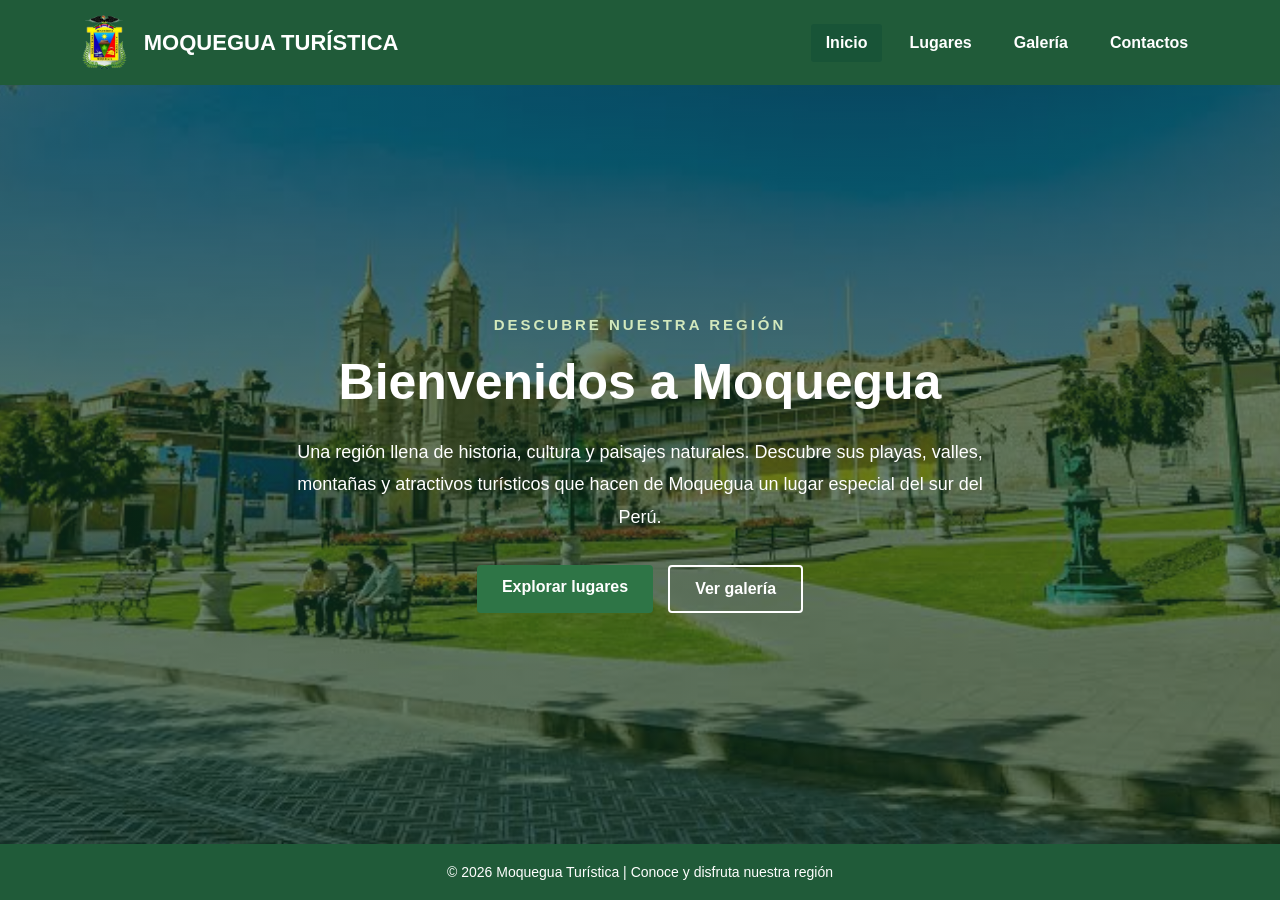
<file: index.html>
<!DOCTYPE html>
<html lang="es">
<head>
    <meta charset="UTF-8">
    <meta name="viewport" content="width=device-width, initial-scale=1.0">
    <title>Moquegua Turística</title>
    <link rel="stylesheet" href="style.css">
</head>
<body class="pagina-inicio">

    <header class="encabezado">
        <div class="marca">
            <img src="Imagenes/logoactualizado.png" alt="Logotipo de Mariscal Nieto">
            <a href="index.html">MOQUEGUA TURÍSTICA</a>
        </div>

        <nav class="menu">
            <a href="index.html" class="activo">Inicio</a>
            <a href="lugares.html">Lugares</a>
            <a href="galeria.html">Galería</a>
            <a href="contactos.html">Contactos</a>
        </nav>
    </header>

    <main class="inicio-contenido">
        <section class="presentacion">
            <p class="subtitulo">DESCUBRE NUESTRA REGIÓN</p>
            <h1>Bienvenidos a Moquegua</h1>

            <p class="descripcion-inicio">
                Una región llena de historia, cultura y paisajes naturales.
                Descubre sus playas, valles, montañas y atractivos turísticos
                que hacen de Moquegua un lugar especial del sur del Perú.
            </p>

            <div class="botones-inicio">
                <a href="lugares.html" class="boton-principal">Explorar lugares</a>
                <a href="galeria.html" class="boton-secundario">Ver galería</a>
            </div>
        </section>
    </main>

    <footer class="pie-inicio">
        <p>© 2026 Moquegua Turística | Conoce y disfruta nuestra región</p>
    </footer>

</body>
</html>
</file>
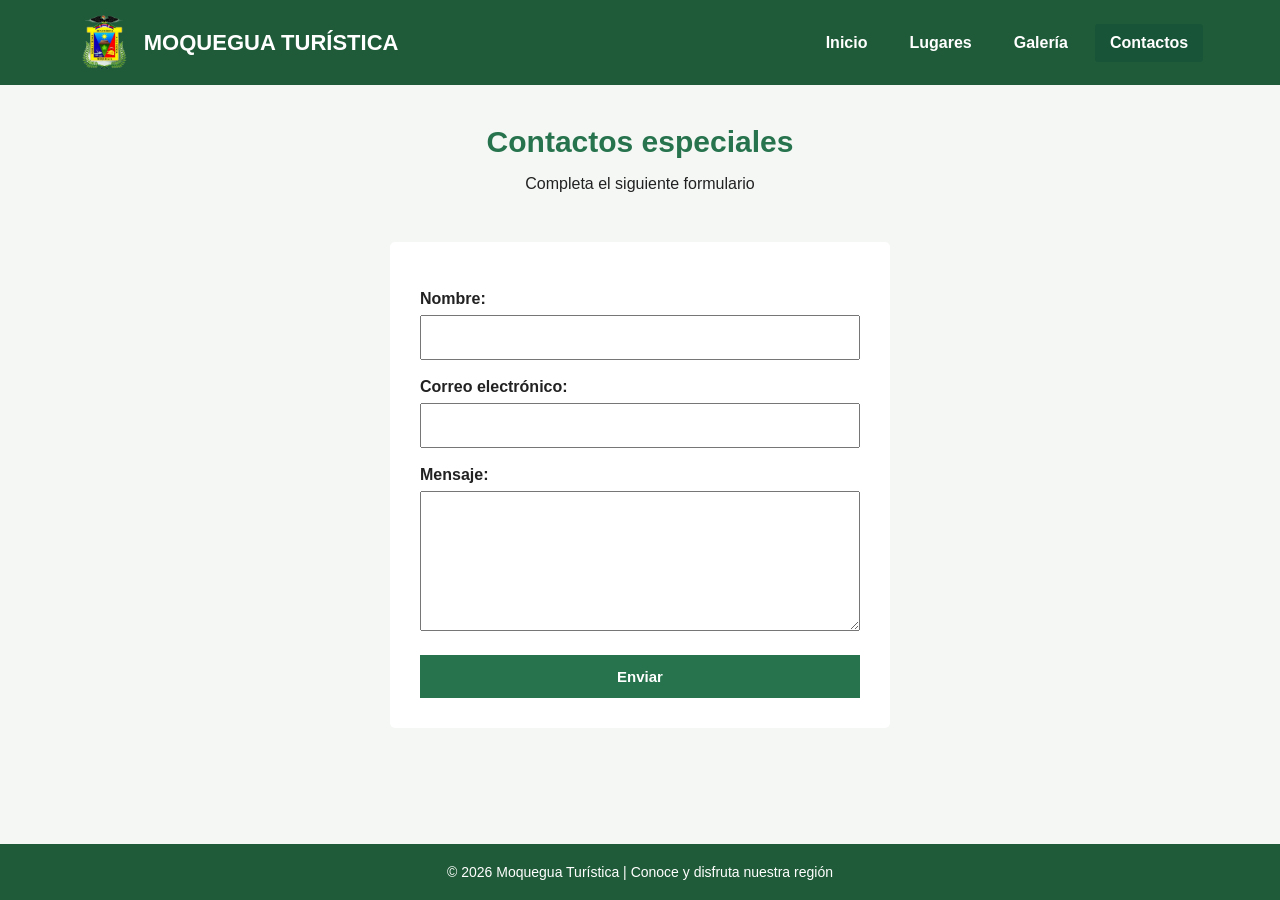
<file: contactos.html>
<!DOCTYPE html>
<html lang="es">

<head>
    <meta charset="UTF-8">
    <meta name="viewport" content="width=device-width, initial-scale=1.0">
    <title>Contáctanos</title>
    <link rel="stylesheet" href="style5.css">
</head>

<body>

    <header class="encabezado">
        <div class="marca">
            <img src="Imagenes/logoactualizado.png" alt="Logotipo de Mariscal Nieto">
            <a href="index.html">MOQUEGUA TURÍSTICA</a>
        </div>

        <nav class="menu">
            <a href="index.html">Inicio</a>
            <a href="lugares.html">Lugares</a>
            <a href="galeria.html">Galería</a>
            <a href="contactos.html" class="activo">Contactos</a>
        </nav>
    </header>

    <main class="contenido-contactos">

        <section class="introduccion-contactos">
            <h1>Contactos especiales</h1>
            <p>Completa el siguiente formulario</p>
        </section>

        <form id="formulario">

            <label>Nombre:</label>
            <input type="text" id="nombre">

            <label>Correo electrónico:</label>
            <input type="email" id="correo">

            <label>Mensaje:</label>
            <textarea id="mensaje"></textarea>

            <button type="submit">Enviar</button>

        </form>

        <p id="respuesta"></p>

    </main>

    <script src="contactos.js"></script>

    <footer class="pie-inicio">
        <p>© 2026 Moquegua Turística | Conoce y disfruta nuestra región</p>
    </footer>

</body>
</html>
</file>
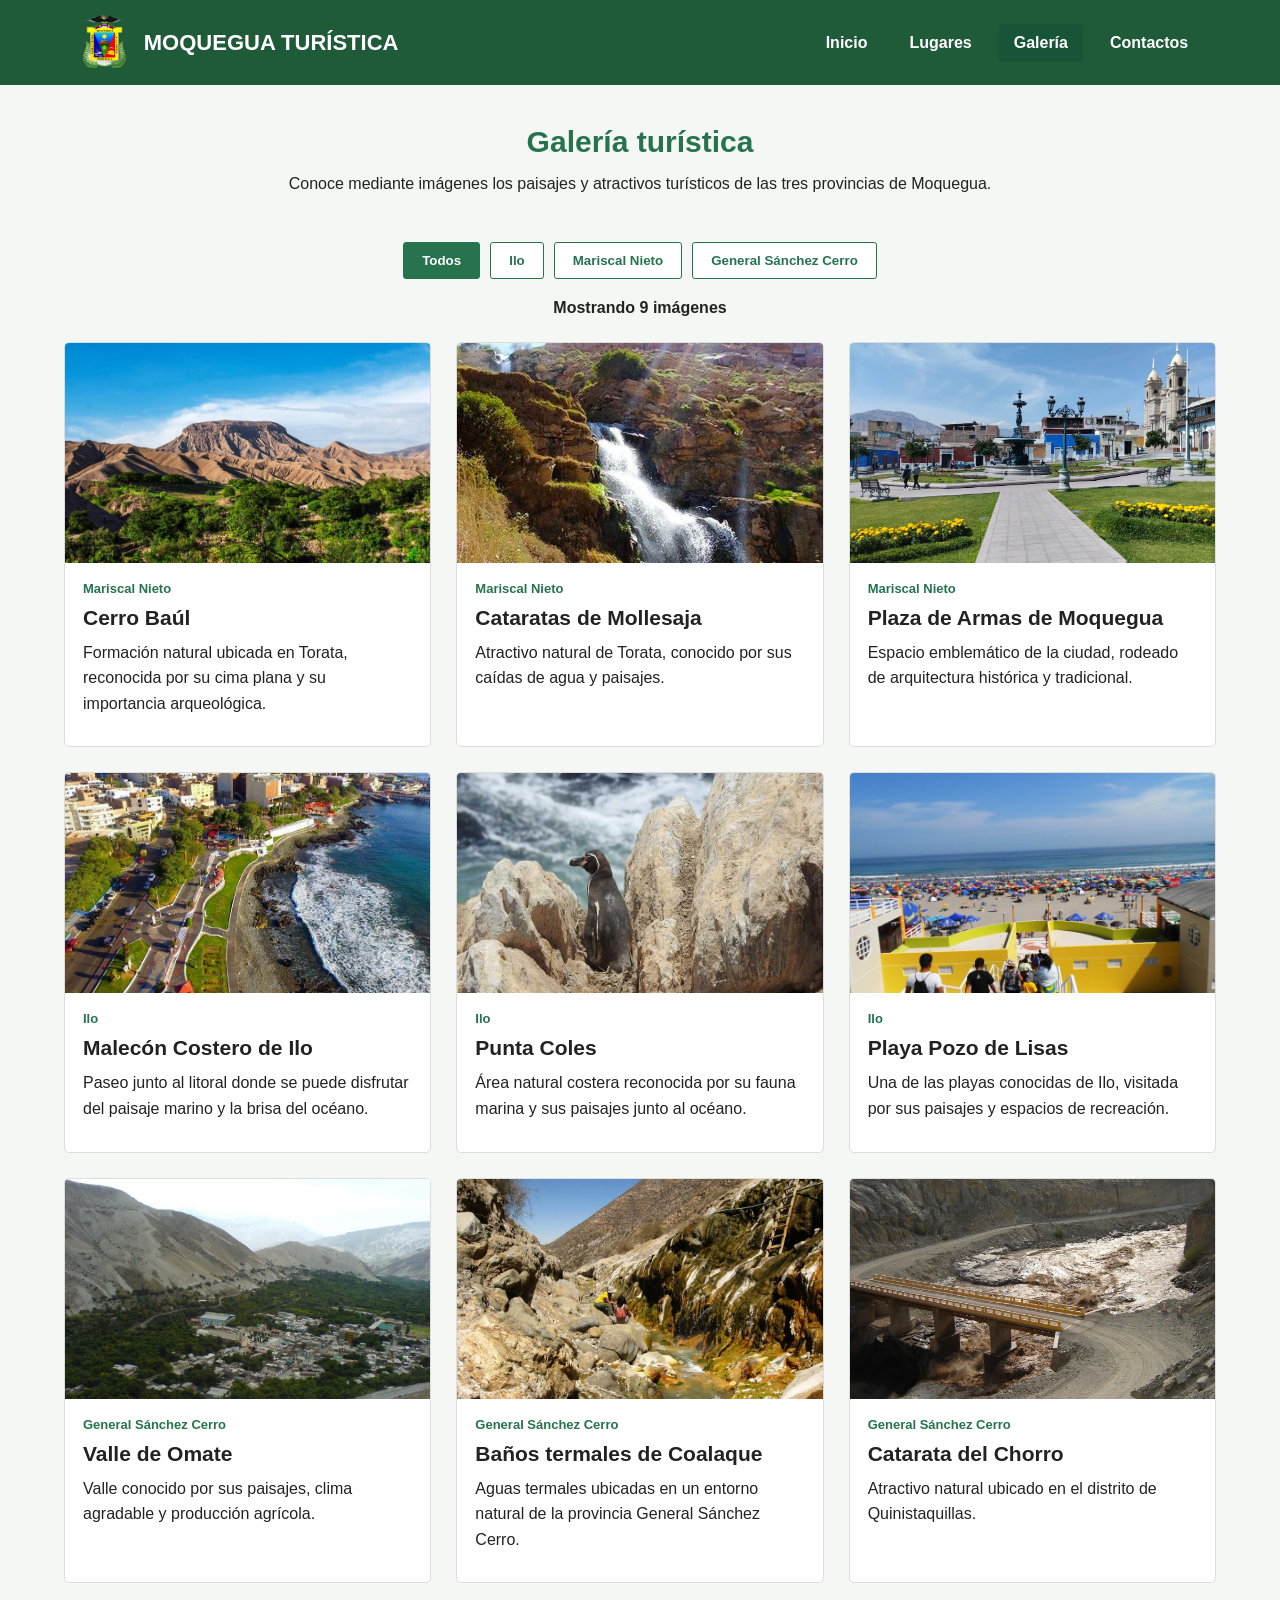
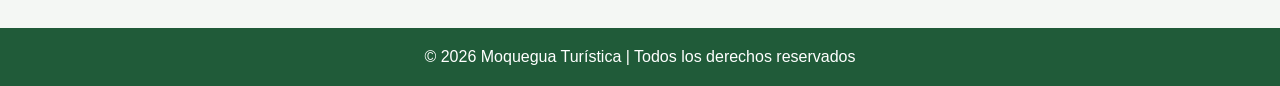
<file: galeria.html>
<!DOCTYPE html>
<html lang="es">
<head>
    <meta charset="UTF-8">
    <meta name="viewport" content="width=device-width, initial-scale=1.0">
    <title>Galería | Moquegua Turística</title>
    <link rel="stylesheet" href="style3.css">
    <script src="galeria.js" defer></script>
</head>
<body>

<header class="encabezado">
    <div class="marca">
        <img src="Imagenes/logoactualizado.png" alt="Logotipo de Mariscal Nieto">
        <a href="index.html">MOQUEGUA TURÍSTICA</a>
    </div>

    <nav class="menu">
        <a href="index.html">Inicio</a>
        <a href="lugares.html">Lugares</a>
        <a href="galeria.html" class="activo">Galería</a>
        <a href="contactos.html">Contactos</a>

    </nav>
</header>
    <main class="contenido-principal">

        <section class="introduccion">
            <h1>Galería turística</h1>
            <p>
                Conoce mediante imágenes los paisajes y atractivos
                turísticos de las tres provincias de Moquegua.
            </p>
        </section>

        <section class="filtros">
            <button class="filtro seleccionado" data-filtro="todos">Todos</button>
            <button class="filtro" data-filtro="ilo">Ilo</button>
            <button class="filtro" data-filtro="mariscal">Mariscal Nieto</button>
            <button class="filtro" data-filtro="sanchez">General Sánchez Cerro</button>
        </section>

        <p class="contador" id="contador-galeria">Mostrando 9 imágenes</p>

        <section class="tarjetas">

            <!-- MARISCAL NIETO -->

            <article class="tarjeta" data-provincia="mariscal">
                <img src="Imagenes/cerrobaul.jpg" alt="Cerro Baúl">
                <div class="informacion">
                    <span class="provincia">Mariscal Nieto</span>
                    <h2>Cerro Baúl</h2>
                    <p>
                        Formación natural ubicada en Torata, reconocida
                        por su cima plana y su importancia arqueológica.
                    </p>
                </div>
            </article>

            <article class="tarjeta" data-provincia="mariscal">
                <img src="Imagenes/cataratasdemollesaja.jpg" alt="Cataratas de Mollesaja">
                <div class="informacion">
                    <span class="provincia">Mariscal Nieto</span>
                    <h2>Cataratas de Mollesaja</h2>
                    <p>
                        Atractivo natural de Torata, conocido por sus
                        caídas de agua y paisajes.
                    </p>
                </div>
            </article>

            <article class="tarjeta" data-provincia="mariscal">
                <img src="Imagenes/plazadearmasmoquegua.jpg" alt="Plaza de Armas de Moquegua">
                <div class="informacion">
                    <span class="provincia">Mariscal Nieto</span>
                    <h2>Plaza de Armas de Moquegua</h2>
                    <p>
                        Espacio emblemático de la ciudad, rodeado de
                        arquitectura histórica y tradicional.
                    </p>
                </div>
            </article>

            <!-- ILO -->

            <article class="tarjeta" data-provincia="ilo">
                <img src="Imagenes/maleconcosterodeilo.jpg" alt="Malecón Costero de Ilo">
                <div class="informacion">
                    <span class="provincia">Ilo</span>
                    <h2>Malecón Costero de Ilo</h2>
                    <p>
                        Paseo junto al litoral donde se puede disfrutar
                        del paisaje marino y la brisa del océano.
                    </p>
                </div>
            </article>

            <article class="tarjeta" data-provincia="ilo">
                <img src="Imagenes/puntacoles.jpg" alt="Punta Coles">
                <div class="informacion">
                    <span class="provincia">Ilo</span>
                    <h2>Punta Coles</h2>
                    <p>
                        Área natural costera reconocida por su fauna
                        marina y sus paisajes junto al océano.
                    </p>
                </div>
            </article>

            <article class="tarjeta" data-provincia="ilo">
                <img src="Imagenes/playaposodelisas.jpg" alt="Playa Pozo de Lisas">
                <div class="informacion">
                    <span class="provincia">Ilo</span>
                    <h2>Playa Pozo de Lisas</h2>
                    <p>
                        Una de las playas conocidas de Ilo, visitada
                        por sus paisajes y espacios de recreación.
                    </p>
                </div>
            </article>

            <!-- GENERAL SÁNCHEZ CERRO -->

            <article class="tarjeta" data-provincia="sanchez">
                <img src="Imagenes/valledeomate.jpg" alt="Valle de Omate">
                <div class="informacion">
                    <span class="provincia">General Sánchez Cerro</span>
                    <h2>Valle de Omate</h2>
                    <p>
                        Valle conocido por sus paisajes, clima agradable
                        y producción agrícola.
                    </p>
                </div>
            </article>

            <article class="tarjeta" data-provincia="sanchez">
                <img src="Imagenes/bañostermalesdecoalaque.jpg" alt="Baños termales de Coalaque">
                <div class="informacion">
                    <span class="provincia">General Sánchez Cerro</span>
                    <h2>Baños termales de Coalaque</h2>
                    <p>
                        Aguas termales ubicadas en un entorno natural
                        de la provincia General Sánchez Cerro.
                    </p>
                </div>
            </article>

            <article class="tarjeta" data-provincia="sanchez">
                <img src="Imagenes/cataratadelchorro.jpg" alt="Catarata del Chorro">
                <div class="informacion">
                    <span class="provincia">General Sánchez Cerro</span>
                    <h2>Catarata del Chorro</h2>
                    <p>
                        Atractivo natural ubicado en el distrito
                        de Quinistaquillas.
                    </p>
                </div>
            </article>

        </section>
    </main>

    <footer class="pie-pagina">
        <p>© 2026 Moquegua Turística | Todos los derechos reservados</p>
    </footer>

</body>
</html>
</file>
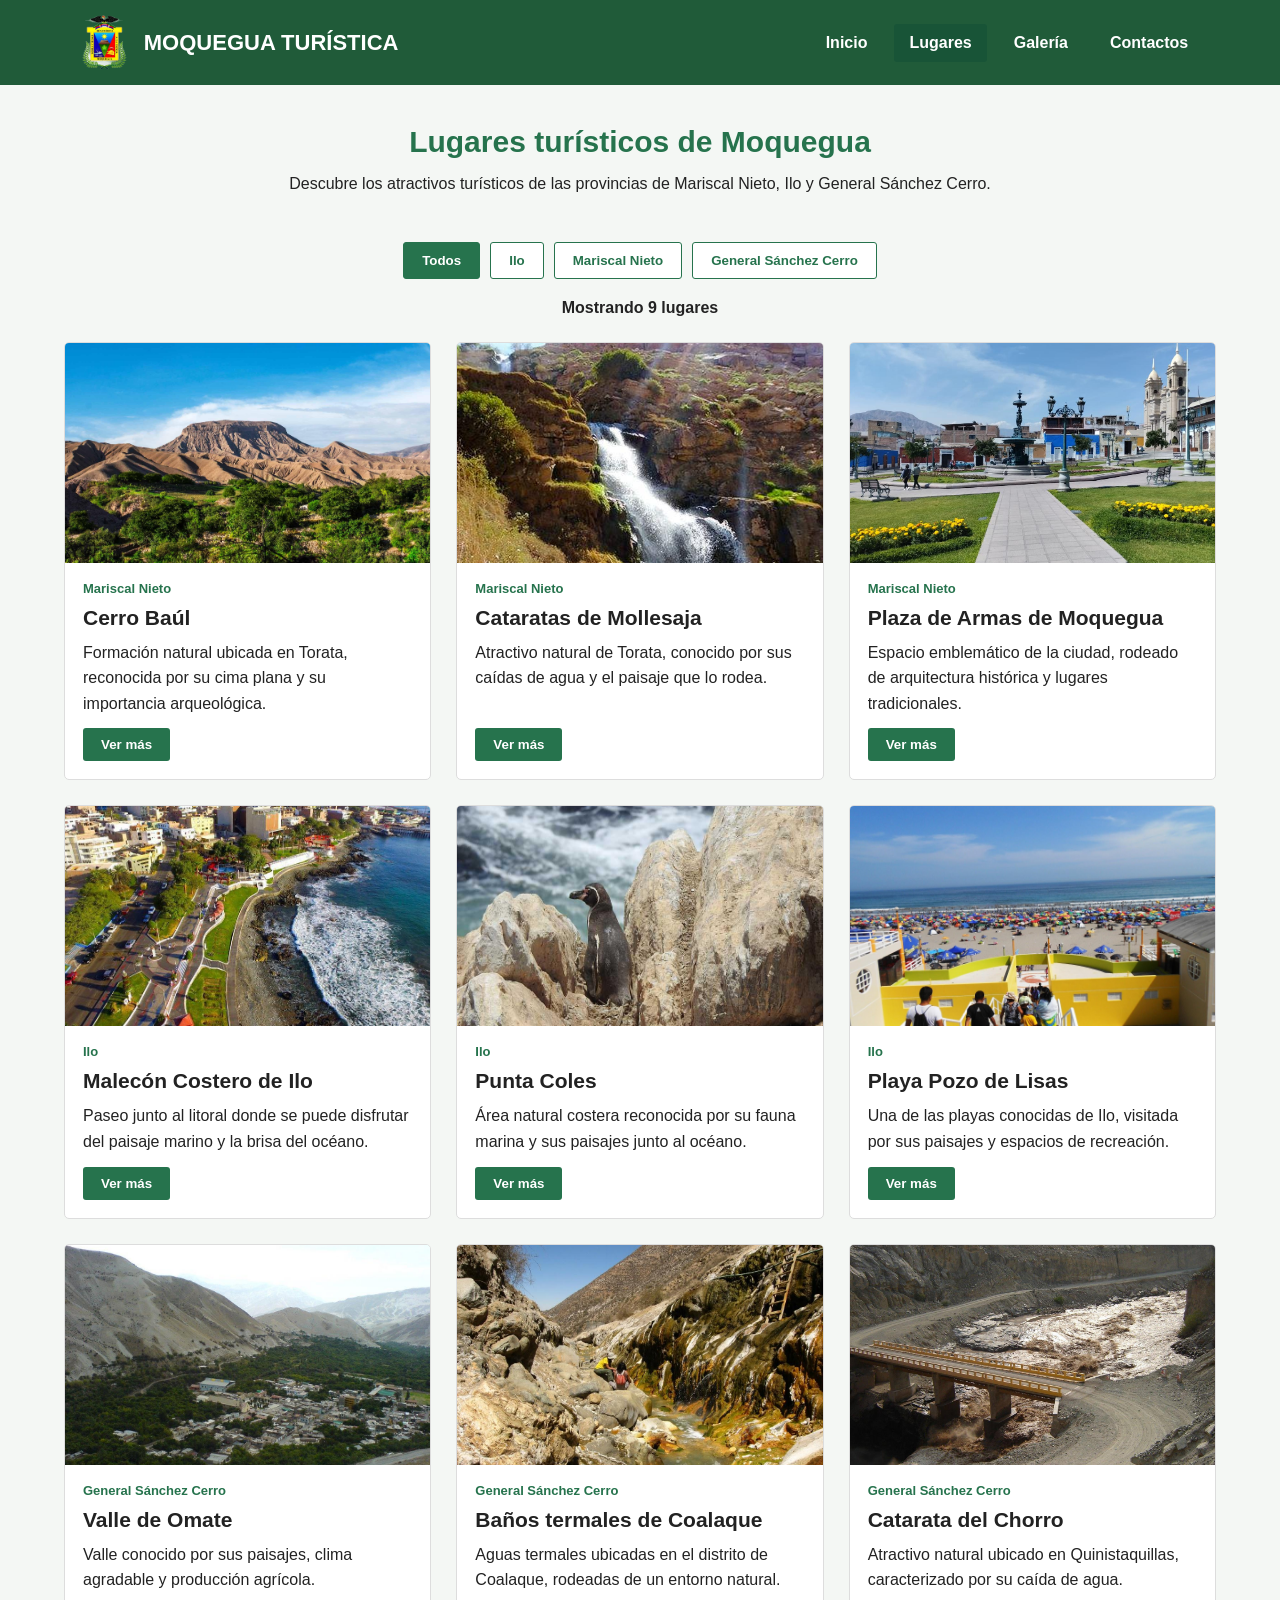
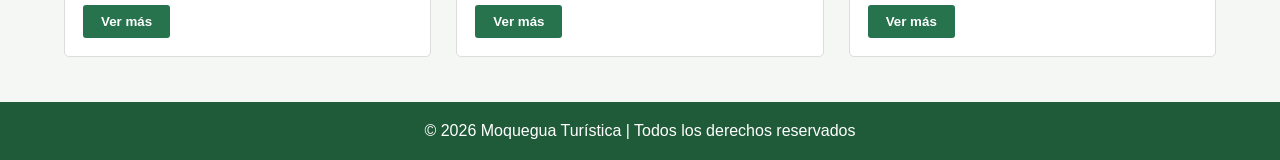
<file: lugares.html>
<!DOCTYPE html>
<html lang="es">
<head>
    <meta charset="UTF-8">
    <meta name="viewport" content="width=device-width, initial-scale=1.0">
    <title>Lugares turísticos | Moquegua</title>
    <link rel="stylesheet" href="style2.css">
    <script src="scrip.js" defer></script>
</head>
<body>

 <header class="encabezado">
    <div class="marca">
        <img src="Imagenes/logoactualizado.png" alt="Logotipo de Mariscal Nieto">
        <a href="index.html">MOQUEGUA TURÍSTICA</a>
    </div>

    <nav class="menu">
        <a href="index.html">Inicio</a>
        <a href="lugares.html" class="activo">Lugares</a>
        <a href="galeria.html">Galería</a>
        <a href="contactos.html">Contactos</a>
    </nav>
</header>

    <main class="contenido-principal">

        <section class="introduccion">
            <h1>Lugares turísticos de Moquegua</h1>
            <p>
                Descubre los atractivos turísticos de las provincias
                de Mariscal Nieto, Ilo y General Sánchez Cerro.
            </p>
        </section>

        <section class="filtros">
            <button class="filtro seleccionado" data-filtro="todos">Todos</button>
            <button class="filtro" data-filtro="ilo">Ilo</button>
            <button class="filtro" data-filtro="mariscal">Mariscal Nieto</button>
            <button class="filtro" data-filtro="sanchez">General Sánchez Cerro</button>
        </section>

        <p class="contador" id="contador-lugares">Mostrando 9 lugares</p>

        <section class="tarjetas">

            <!-- MARISCAL NIETO -->

            <article class="tarjeta" data-provincia="mariscal">
                <img src="Imagenes/cerrobaul.jpg" alt="Cerro Baúl">
                <div class="informacion">
                    <span class="provincia">Mariscal Nieto</span>
                    <h2>Cerro Baúl</h2>
                    <p>
                        Formación natural ubicada en Torata, reconocida
                        por su cima plana y su importancia arqueológica.
                    </p>
                    <div class="detalle-extra" hidden>
                        <p>
                            Fue un importante asentamiento de la cultura
                            Wari y ofrece una vista panorámica del valle
                            de Torata y sus alrededores.
                        </p>
                        <a href="https://es.wikipedia.org/w/index.php?search=Cerro+Baul+Moquegua"
                           target="_blank" rel="noopener noreferrer">
                            Conoce más de Cerro Baúl
                        </a>
                    </div>
                    <button class="boton-detalle" aria-expanded="false">
                        Ver más
                    </button>
                </div>
            </article>

            <article class="tarjeta" data-provincia="mariscal">
                <img src="Imagenes/cataratasdemollesaja.jpg" alt="Cataratas de Mollesaja">
                <div class="informacion">
                    <span class="provincia">Mariscal Nieto</span>
                    <h2>Cataratas de Mollesaja</h2>
                    <p>
                        Atractivo natural de Torata, conocido por sus
                        caídas de agua y el paisaje que lo rodea.
                    </p>
                    <div class="detalle-extra" hidden>
                        <p>
                            Es un lugar apropiado para disfrutar de la
                            naturaleza y conocer los paisajes rurales
                            de la provincia de Mariscal Nieto.
                        </p>
                        <a href="https://es.wikipedia.org/w/index.php?search=Cataratas+de+Mollesaja"
                           target="_blank" rel="noopener noreferrer">
                            Conoce más de Cataratas de Mollesaja
                        </a>
                    </div>
                    <button class="boton-detalle" aria-expanded="false">
                        Ver más
                    </button>
                </div>
            </article>

            <article class="tarjeta" data-provincia="mariscal">
                <img src="Imagenes/plazadearmasmoquegua.jpg" alt="Plaza de Armas de Moquegua">
                <div class="informacion">
                    <span class="provincia">Mariscal Nieto</span>
                    <h2>Plaza de Armas de Moquegua</h2>
                    <p>
                        Espacio emblemático de la ciudad, rodeado de
                        arquitectura histórica y lugares tradicionales.
                    </p>
                    <div class="detalle-extra" hidden>
                        <p>
                            Es uno de los principales puntos de encuentro
                            de la ciudad y un lugar para apreciar parte
                            de su historia y patrimonio arquitectónico.
                        </p>
                        <a href="https://es.wikipedia.org/w/index.php?search=Plaza+de+Armas+de+Moquegua"
                           target="_blank" rel="noopener noreferrer">
                            Conoce más de la Plaza de Armas de Moquegua
                        </a>
                    </div>
                    <button class="boton-detalle" aria-expanded="false">
                        Ver más
                    </button>
                </div>
            </article>

            <!-- ILO -->

            <article class="tarjeta" data-provincia="ilo">
                <img src="Imagenes/maleconcosterodeilo.jpg" alt="Malecón Costero de Ilo">
                <div class="informacion">
                    <span class="provincia">Ilo</span>
                    <h2>Malecón Costero de Ilo</h2>
                    <p>
                        Paseo junto al litoral donde se puede disfrutar
                        del paisaje marino y la brisa del océano.
                    </p>
                    <div class="detalle-extra" hidden>
                        <p>
                            Es una zona representativa de Ilo, ideal
                            para caminar, contemplar el mar y conocer
                            el ambiente de esta ciudad portuaria.
                        </p>
                        <a href="https://es.wikipedia.org/w/index.php?search=Malecon+Costero+de+Ilo"
                           target="_blank" rel="noopener noreferrer">
                            Conoce más del Malecón Costero de Ilo
                        </a>
                    </div>
                    <button class="boton-detalle" aria-expanded="false">
                        Ver más
                    </button>
                </div>
            </article>

            <article class="tarjeta" data-provincia="ilo">
                <img src="Imagenes/puntacoles.jpg" alt="Punta Coles">
                <div class="informacion">
                    <span class="provincia">Ilo</span>
                    <h2>Punta Coles</h2>
                    <p>
                        Área natural costera reconocida por su fauna
                        marina y sus paisajes junto al océano.
                    </p>
                    <div class="detalle-extra" hidden>
                        <p>
                            Forma parte de una reserva nacional y es
                            conocida por la presencia de lobos marinos,
                            aves guaneras y otras especies.
                        </p>
                        <a href="https://es.wikipedia.org/w/index.php?search=Punta+Coles+Ilo"
                           target="_blank" rel="noopener noreferrer">
                            Conoce más de Punta Coles
                        </a>
                    </div>
                    <button class="boton-detalle" aria-expanded="false">
                        Ver más
                    </button>
                </div>
            </article>

            <article class="tarjeta" data-provincia="ilo">
                <img src="Imagenes/playaposodelisas.jpg" alt="Playa Pozo de Lisas">
                <div class="informacion">
                    <span class="provincia">Ilo</span>
                    <h2>Playa Pozo de Lisas</h2>
                    <p>
                        Una de las playas conocidas de Ilo, visitada
                        por sus paisajes y espacios de recreación.
                    </p>
                    <div class="detalle-extra" hidden>
                        <p>
                            Es un destino frecuentado especialmente
                            durante la temporada de verano y permite
                            disfrutar del entorno costero de la región.
                        </p>
                        <a href="https://es.wikipedia.org/w/index.php?search=Playa+Pozo+de+Lisas"
                           target="_blank" rel="noopener noreferrer">
                            Conoce más de Pozo de Lisas
                        </a>
                    </div>
                    <button class="boton-detalle" aria-expanded="false">
                        Ver más
                    </button>
                </div>
            </article>

            <!-- GENERAL SÁNCHEZ CERRO -->

            <article class="tarjeta" data-provincia="sanchez">
                <img src="Imagenes/valledeomate.jpg" alt="Valle de Omate">
                <div class="informacion">
                    <span class="provincia">General Sánchez Cerro</span>
                    <h2>Valle de Omate</h2>
                    <p>
                        Valle conocido por sus paisajes, clima agradable
                        y producción agrícola.
                    </p>
                    <div class="detalle-extra" hidden>
                        <p>
                            Omate es la capital de la provincia de
                            General Sánchez Cerro y destaca por sus
                            cultivos, tradiciones y entorno natural.
                        </p>
                        <a href="https://es.wikipedia.org/wiki/Omate"
                           target="_blank" rel="noopener noreferrer">
                            Conoce más de Omate
                        </a>
                    </div>
                    <button class="boton-detalle" aria-expanded="false">
                        Ver más
                    </button>
                </div>
            </article>

            <article class="tarjeta" data-provincia="sanchez">
                <img src="Imagenes/bañostermalesdecoalaque.jpg" alt="Baños termales de Coalaque">
                <div class="informacion">
                    <span class="provincia">General Sánchez Cerro</span>
                    <h2>Baños termales de Coalaque</h2>
                    <p>
                        Aguas termales ubicadas en el distrito de
                        Coalaque, rodeadas de un entorno natural.
                    </p>
                    <div class="detalle-extra" hidden>
                        <p>
                            Este atractivo permite conocer una de las
                            opciones de turismo natural y descanso
                            que ofrece la provincia.
                        </p>
                        <a href="https://es.wikipedia.org/w/index.php?search=Coalaque+Moquegua+aguas+termales"
                           target="_blank" rel="noopener noreferrer">
                            Conoce más de los Baños termales de Coalaque
                        </a>
                    </div>
                    <button class="boton-detalle" aria-expanded="false">
                        Ver más
                    </button>
                </div>
            </article>

            <article class="tarjeta" data-provincia="sanchez">
                <img src="Imagenes/cataratadelchorro.jpg" alt="Catarata del Chorro">
                <div class="informacion">
                    <span class="provincia">General Sánchez Cerro</span>
                    <h2>Catarata del Chorro</h2>
                    <p>
                        Atractivo natural ubicado en Quinistaquillas,
                        caracterizado por su caída de agua.
                    </p>
                    <div class="detalle-extra" hidden>
                        <p>
                            Su paisaje permite apreciar la riqueza
                            natural de esta parte de Moquegua y
                            disfrutar de un ambiente tranquilo.
                        </p>
                        <a href="https://es.wikipedia.org/w/index.php?search=Catarata+del+Chorro+Quinistaquillas"
                           target="_blank" rel="noopener noreferrer">
                            Conoce más de la Catarata del Chorro
                        </a>
                    </div>
                    <button class="boton-detalle" aria-expanded="false">
                        Ver más
                    </button>
                </div>
            </article>

        </section>
    </main>

    <footer class="pie-pagina">
        <p>© 2026 Moquegua Turística | Todos los derechos reservados</p>
    </footer>

</body>
</html>
</file>
<file: style.css>
* {
    margin: 0;
    padding: 0;
    box-sizing: border-box;
}

body {
    font-family: Arial, Helvetica, sans-serif;
}

/* FONDO DE INICIO */

.pagina-inicio {
    min-height: 100vh;
    display: flex;
    flex-direction: column;
    color: white;

    background-image:
        linear-gradient(rgba(12, 55, 31, 0.62), rgba(12, 55, 31, 0.62)),
        url("Imagenes/moquegua.jpg");

    background-size: cover;
    background-position: center;
    background-repeat: no-repeat;
}

/* ENCABEZADO */


/* ENCABEZADO */

.encabezado {
    display: flex;
    align-items: center;
    justify-content: space-between;
    padding: 10px 6%;
    background: #205b39;
    min-height: 85px;
}

.marca {
    display: flex;
    align-items: center;
    gap: 12px;
}

.marca img {
    width: 55px;
    height: 55px;
    object-fit: contain;
}

.marca a {
    color: white;
    text-decoration: none;
    font-size: 22px;
    font-weight: bold;
}

.menu {
    display: flex;
    gap: 12px;
}

.menu a {
    color: white;
    text-decoration: none;
    padding: 10px 15px;
    font-weight: bold;
    border-radius: 3px;
}

.menu a:hover,
.menu a.activo {
    background: #185437;
}

/* PRESENTACIÓN */

.inicio-contenido {
    flex: 1;
    display: flex;
    align-items: center;
    justify-content: center;
    padding: 70px 20px;
    text-align: center;
}

.presentacion {
    max-width: 780px;
}

.subtitulo {
    color: #d2e8bd;
    font-size: 15px;
    font-weight: bold;
    letter-spacing: 3px;
    margin-bottom: 20px;
}

.presentacion h1 {
    font-size: 50px;
    margin-bottom: 25px;
}

.descripcion-inicio {
    max-width: 700px;
    margin: auto;
    font-size: 18px;
    line-height: 1.8;
}

/* BOTONES */

.botones-inicio {
    margin-top: 32px;
    display: flex;
    justify-content: center;
    gap: 15px;
    flex-wrap: wrap;
}

.boton-principal,
.boton-secundario {
    display: inline-block;
    padding: 13px 25px;
    border-radius: 4px;
    text-decoration: none;
    font-weight: bold;
}

.boton-principal {
    background-color: #2e7546;
    color: white;
}

.boton-secundario {
    border: 2px solid white;
    color: white;
}

.boton-principal:hover {
    background-color: #1b4e30;
}

.boton-secundario:hover {
    background-color: white;
    color: #205b39;
}

/* PIE DE PÁGINA */

.pie-inicio {
    padding: 20px;
    text-align: center;
    background-color: #205b39;
    color: white;
    font-size: 14px;
}

/* CELULARES */

@media (max-width: 650px) {
    .encabezado {
        justify-content: center;
        text-align: center;
    }

    .marca {
        justify-content: center;
    }

    .menu {
        justify-content: center;
        gap: 18px;
    }

    .presentacion h1 {
        font-size: 35px;
    }

    .descripcion-inicio {
        font-size: 16px;
    }
}
</file>
<file: style5.css>
* {
    margin: 0;
    padding: 0;
    box-sizing: border-box;
}

body {
    font-family: Arial, Helvetica, sans-serif;
    background-color: #f4f7f4;
    color: #222;
    min-height: 100vh;
    display: flex;
    flex-direction: column;
}

/* ENCABEZADO */

.encabezado {
    display: flex;
    align-items: center;
    justify-content: space-between;
    padding: 10px 6%;
    background: #205b39;
    min-height: 85px;
}

.marca {
    display: flex;
    align-items: center;
    gap: 12px;
}

.marca img {
    width: 55px;
    height: 55px;
    object-fit: contain;
}

.marca a {
    color: white;
    text-decoration: none;
    font-size: 22px;
    font-weight: bold;
}

.menu {
    display: flex;
    gap: 12px;
}

.menu a {
    color: white;
    text-decoration: none;
    padding: 10px 15px;
    font-weight: bold;
    border-radius: 3px;
}

.menu a:hover,
.menu a.activo {
    background: #185437;
}

/* CONTENIDO */

.contenido-contactos {
    flex: 1;
    width: 90%;
    max-width: 1250px;
    margin: auto;
    min-height: 75vh;
}

/* INTRODUCCIÓN */

.introduccion-contactos {
    text-align: center;
    padding: 40px 15px 25px;
}

.introduccion-contactos h1 {
    color: #26734d;
    font-size: 30px;
    margin-bottom: 12px;
}

.introduccion-contactos p {
    font-size: 16px;
    line-height: 1.6;
}

/* FORMULARIO */

form {
    background: white;
    width: 100%;
    max-width: 500px;
    margin: 20px auto;
    padding: 30px;
    border-radius: 5px;
}

label {
    display: block;
    text-align: left;
    margin-top: 18px;
    font-size: 16px;
    font-weight: bold;
}

input, textarea {
    width: 100%;
    padding: 12px;
    margin-top: 7px;
    box-sizing: border-box;
    font-family: Arial, sans-serif;
    font-size: 15px;
}

textarea {
    height: 140px;
}

button {
    background-color: #26734d;
    color: white;
    padding: 13px;
    border: none;
    margin-top: 20px;
    width: 100%;
    cursor: pointer;
    font-size: 15px;
    font-weight: bold;
}

button:hover {
    background-color: #185437;
}

/* RESPUESTA */

#respuesta {
    text-align: center;
    margin: 15px;
}

/* PIE DE PÁGINA */

.pie-inicio {
    background: #205b39;
    color: white;
    text-align: center;
    padding: 20px;
    font-size: 14px;
    margin-top: auto;
}

/* RESPONSIVE */

@media (max-width: 600px) {

    .encabezado {
        flex-direction: column;
        padding: 12px;
    }

    .marca img {
        width: 65px;
        height: 65px;
    }

    .marca a {
        font-size: 18px;
    }

    .menu {
        justify-content: center;
        flex-wrap: wrap;
    }

    .introduccion-contactos h1 {
        font-size: 25px;
    }

    form {
        padding: 20px;
    }
}
</file>
<file: style3.css>
* {
    margin: 0;
    padding: 0;
    box-sizing: border-box;
}

body {
    font-family: Arial, sans-serif;
    background: #f4f7f4;
    color: #222;
}

/* ENCABEZADO */

.encabezado {
    display: flex;
    align-items: center;
    justify-content: space-between;
    padding: 10px 6%;
    background: #205b39;
    min-height: 85px;
}

.marca {
    display: flex;
    align-items: center;
    gap: 12px;
}

.marca img {
    width: 55px;
    height: 55px;
    object-fit: contain;
}

.marca a {
    color: white;
    text-decoration: none;
    font-size: 22px;
    font-weight: bold;
}

.menu {
    display: flex;
    gap: 12px;
}

.menu a {
    color: white;
    text-decoration: none;
    padding: 10px 15px;
    font-weight: bold;
    border-radius: 3px;
}

.menu a:hover,
.menu a.activo {
    background: #185437;
}

/* CONTENIDO */

.contenido-principal {
    width: 90%;
    max-width: 1250px;
    margin: auto;
    min-height: 75vh;
}

.introduccion {
    text-align: center;
    padding: 40px 15px 25px;
}

.introduccion h1 {
    color: #26734d;
    font-size: 30px;
    margin-bottom: 12px;
}

.introduccion p {
    max-width: 750px;
    margin: auto;
    line-height: 1.6;
}

/* FILTROS */

.filtros {
    display: flex;
    justify-content: center;
    flex-wrap: wrap;
    gap: 10px;
    margin: 20px 0;
}

.filtro {
    padding: 10px 18px;
    background: white;
    border: 1px solid #26734d;
    border-radius: 3px;
    color: #26734d;
    font-weight: bold;
    cursor: pointer;
}

.filtro.seleccionado,
.filtro:hover {
    background: #26734d;
    color: white;
}

/* CONTADOR */

.contador {
    text-align: center;
    margin: 20px 0;
    font-weight: bold;
}

/* TARJETAS */

.tarjetas {
    display: grid;
    grid-template-columns: repeat(3, minmax(0, 1fr));
    gap: 25px;
    margin: 25px auto 45px;
}

.tarjeta {
    display: flex;
    flex-direction: column;
    background: white;
    border: 1px solid #ddd;
    border-radius: 5px;
    overflow: hidden;
}

.tarjeta img {
    width: 100%;
    height: 220px;
    object-fit: cover;
    display: block;
}

.informacion {
    padding: 18px;
    display: flex;
    flex-direction: column;
    align-items: flex-start;
    flex: 1;
}

.provincia {
    color: #26734d;
    font-size: 13px;
    font-weight: bold;
}

.informacion h2 {
    margin: 10px 0;
    font-size: 21px;
}

.informacion p {
    line-height: 1.6;
    margin-bottom: 12px;
}

/* DETALLES */

.detalle-extra {
    margin: 10px 0;
    padding-top: 12px;
    border-top: 1px solid #ddd;
}

.detalle-extra[hidden] {
    display: none;
}

.detalle-extra a {
    display: inline-block;
    color: #26734d;
    font-weight: bold;
    margin: 8px 0;
}

/* BOTÓN VER MÁS */

.boton-detalle {
    margin-top: auto;
    padding: 9px 18px;
    border: none;
    border-radius: 3px;
    background: #26734d;
    color: white;
    cursor: pointer;
    font-weight: bold;
}

.boton-detalle:hover {
    background: #185437;
}

/* PIE DE PÁGINA */

.pie-pagina {
    background: #205b39;
    color: black;
    text-align: center;
    padding: 20px;
}

.pie-pagina p {
    color: white;
}

/* RESPONSIVE */

@media (max-width: 900px) {
    .tarjetas {
        grid-template-columns: repeat(2, minmax(0, 1fr));
    }
}

@media (max-width: 600px) {
    .encabezado {
        flex-direction: column;
        padding: 12px;
    }

    .marca img {
        width: 55px;
        height: 55px;
    }

    .marca a {
        font-size: 18px;
    }

    .menu {
        justify-content: center;
        flex-wrap: wrap;
    }

    .tarjetas {
        grid-template-columns: 1fr;
    }

    .introduccion h1 {
        font-size: 25px;
    }
}
</file>
<file: style2.css>
* {
    margin: 0;
    padding: 0;
    box-sizing: border-box;
}

body {
    font-family: Arial, sans-serif;
    background: #f4f7f4;
    color: #222;
}

/* ENCABEZADO */

.encabezado {
    display: flex;
    align-items: center;
    justify-content: space-between;
    padding: 10px 6%;
    background: #205b39;
    min-height: 85px;
}

.marca {
    display: flex;
    align-items: center;
    gap: 12px;
}

.marca img {
    width: 55px;
    height: 55px;
    object-fit: contain;
}

.marca a {
    color: white;
    text-decoration: none;
    font-size: 22px;
    font-weight: bold;
}

.menu {
    display: flex;
    gap: 12px;
}

.menu a {
    color: white;
    text-decoration: none;
    padding: 10px 15px;
    font-weight: bold;
    border-radius: 3px;
}

.menu a:hover,
.menu a.activo {
    background: #185437;
}

/* CONTENIDO */

.contenido-principal {
    width: 90%;
    max-width: 1250px;
    margin: auto;
    min-height: 75vh;
}

.introduccion {
    text-align: center;
    padding: 40px 15px 25px;
}

.introduccion h1 {
    color: #26734d;
    font-size: 30px;
    margin-bottom: 12px;
}

.introduccion p {
    max-width: 750px;
    margin: auto;
    line-height: 1.6;
}

/* FILTROS */

.filtros {
    display: flex;
    justify-content: center;
    flex-wrap: wrap;
    gap: 10px;
    margin: 20px 0;
}

.filtro {
    padding: 10px 18px;
    background: white;
    border: 1px solid #26734d;
    border-radius: 3px;
    color: #26734d;
    font-weight: bold;
    cursor: pointer;
}

.filtro.seleccionado,
.filtro:hover {
    background: #26734d;
    color: white;
}

/* CONTADOR */

.contador {
    text-align: center;
    margin: 20px 0;
    font-weight: bold;
}

/* TARJETAS */

.tarjetas {
    display: grid;
    grid-template-columns: repeat(3, minmax(0, 1fr));
    gap: 25px;
    margin: 25px auto 45px;
}

.tarjeta {
    display: flex;
    flex-direction: column;
    background: white;
    border: 1px solid #ddd;
    border-radius: 5px;
    overflow: hidden;
}

.tarjeta img {
    width: 100%;
    height: 220px;
    object-fit: cover;
    display: block;
}

.informacion {
    padding: 18px;
    display: flex;
    flex-direction: column;
    align-items: flex-start;
    flex: 1;
}

.provincia {
    color: #26734d;
    font-size: 13px;
    font-weight: bold;
}

.informacion h2 {
    margin: 10px 0;
    font-size: 21px;
}

.informacion p {
    line-height: 1.6;
    margin-bottom: 12px;
}

/* DETALLES */

.detalle-extra {
    margin: 10px 0;
    padding-top: 12px;
    border-top: 1px solid #ddd;
}

.detalle-extra[hidden] {
    display: none;
}

.detalle-extra a {
    display: inline-block;
    color: #26734d;
    font-weight: bold;
    margin: 8px 0;
}

/* BOTÓN VER MÁS */

.boton-detalle {
    margin-top: auto;
    padding: 9px 18px;
    border: none;
    border-radius: 3px;
    background: #26734d;
    color: white;
    cursor: pointer;
    font-weight: bold;
}

.boton-detalle:hover {
    background: #185437;
}

/* PIE DE PÁGINA */

.pie-pagina {
    background: #205b39;
    color: black;
    text-align: center;
    padding: 20px;
}

.pie-pagina p {
    color: white;
}

/* RESPONSIVE */

@media (max-width: 900px) {
    .tarjetas {
        grid-template-columns: repeat(2, minmax(0, 1fr));
    }
}

@media (max-width: 600px) {
    .encabezado {
        flex-direction: column;
        padding: 12px;
    }

    .marca img {
        width: 65px;
        height: 65px;
    }

    .marca a {
        font-size: 18px;
    }

    .menu {
        justify-content: center;
        flex-wrap: wrap;
    }

    .tarjetas {
        grid-template-columns: 1fr;
    }

    .introduccion h1 {
        font-size: 25px;
    }
}
</file>
